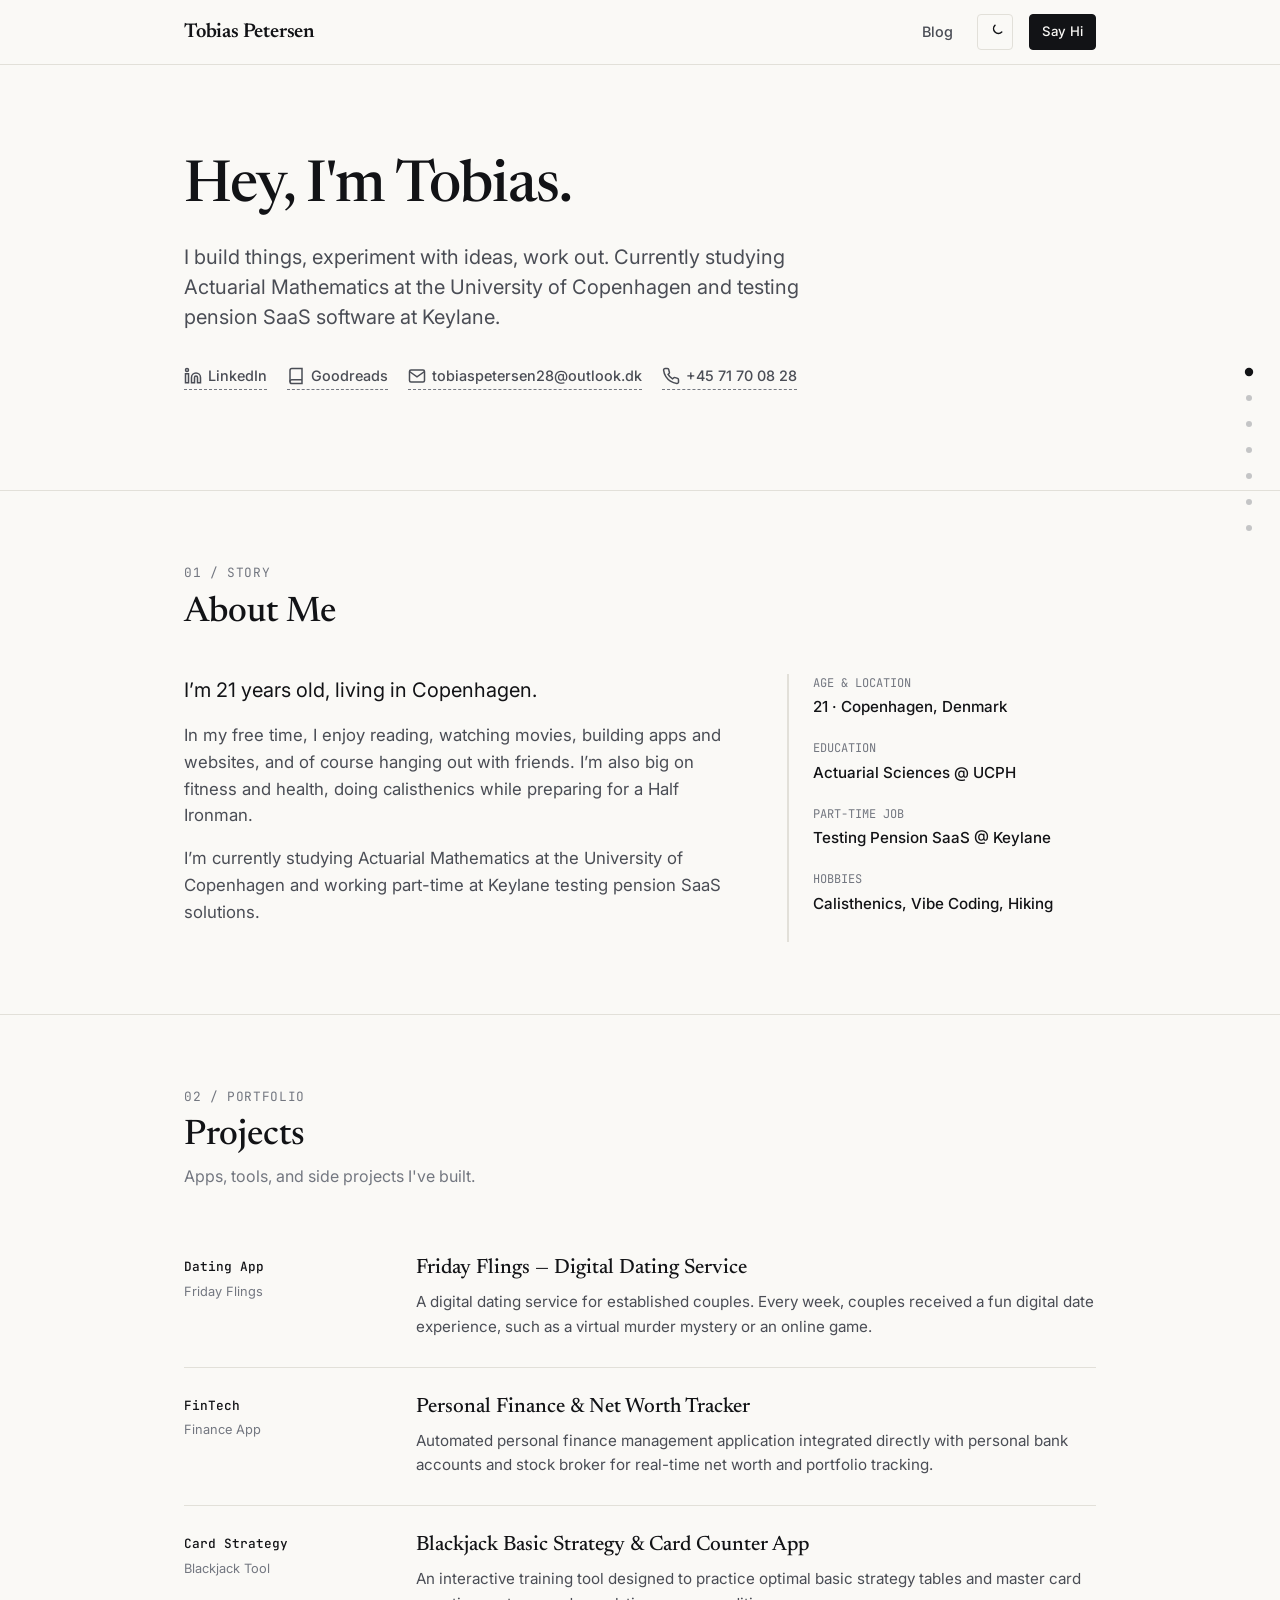
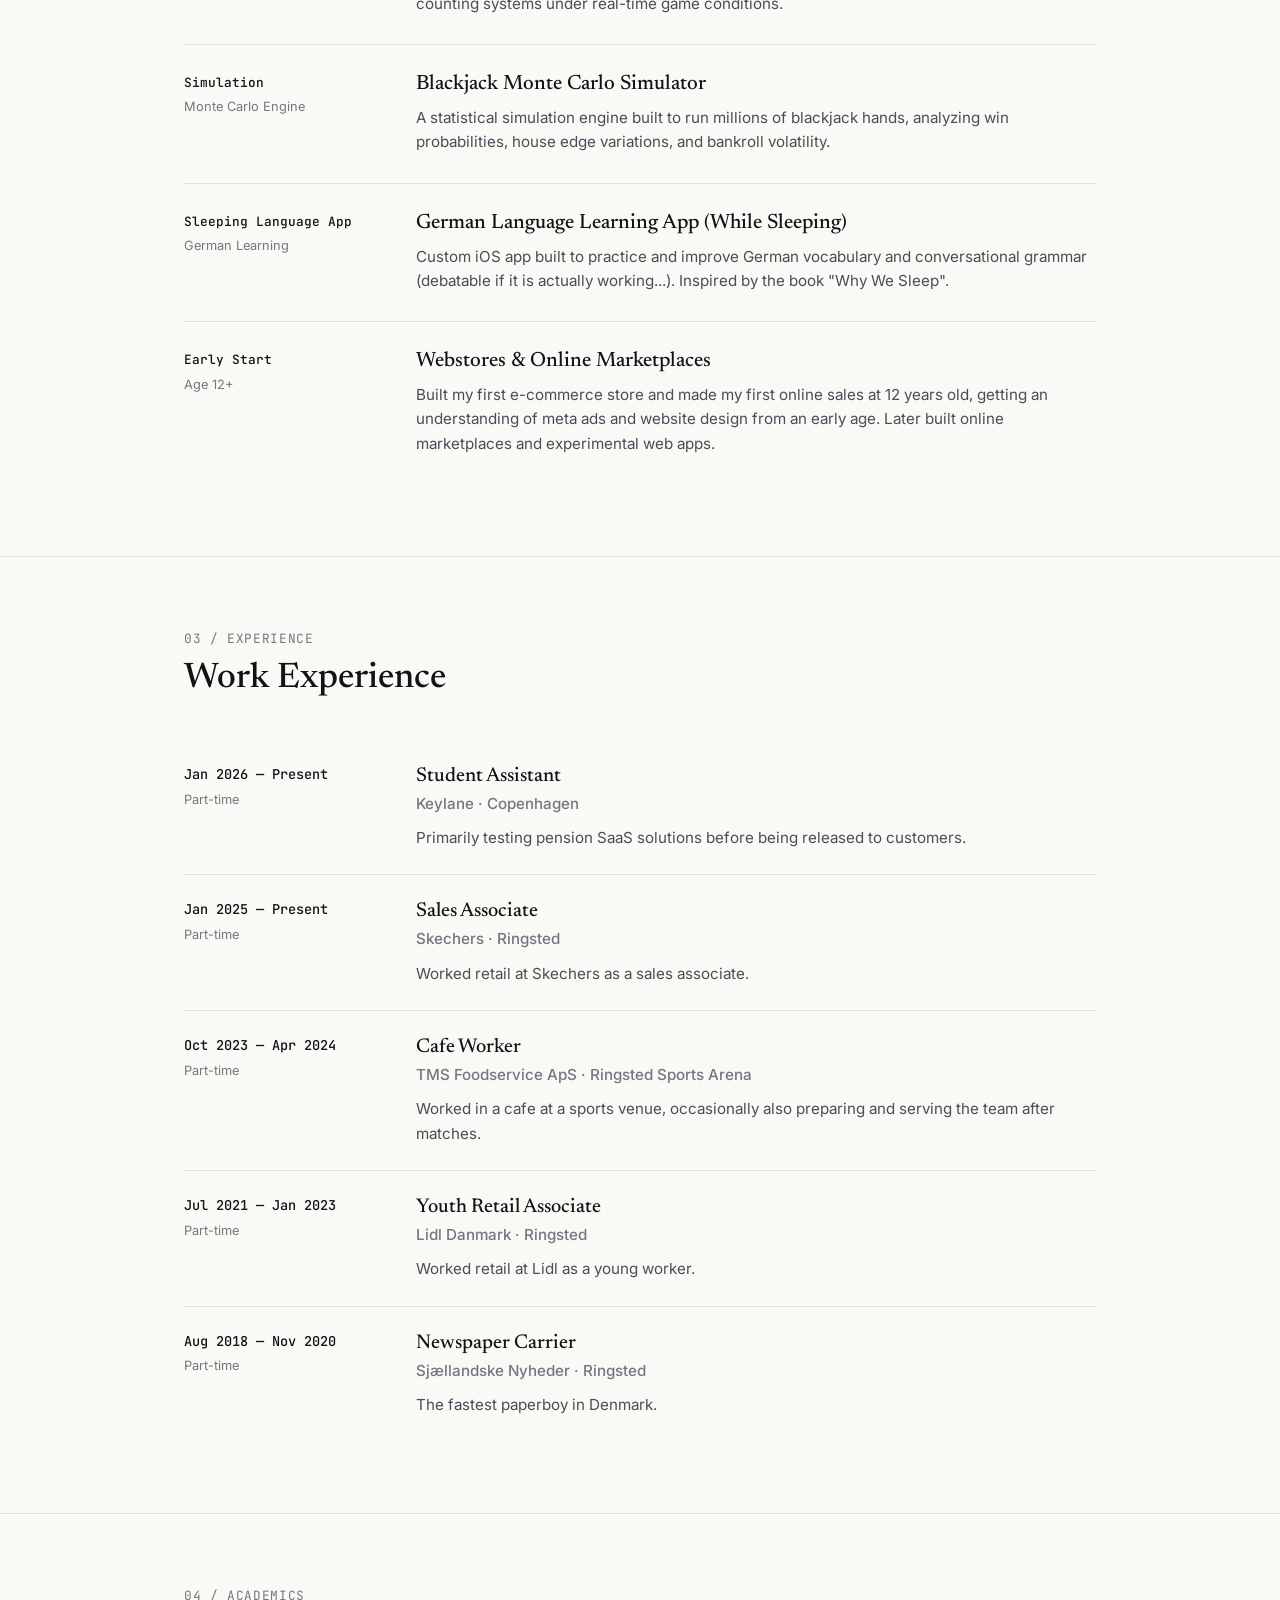
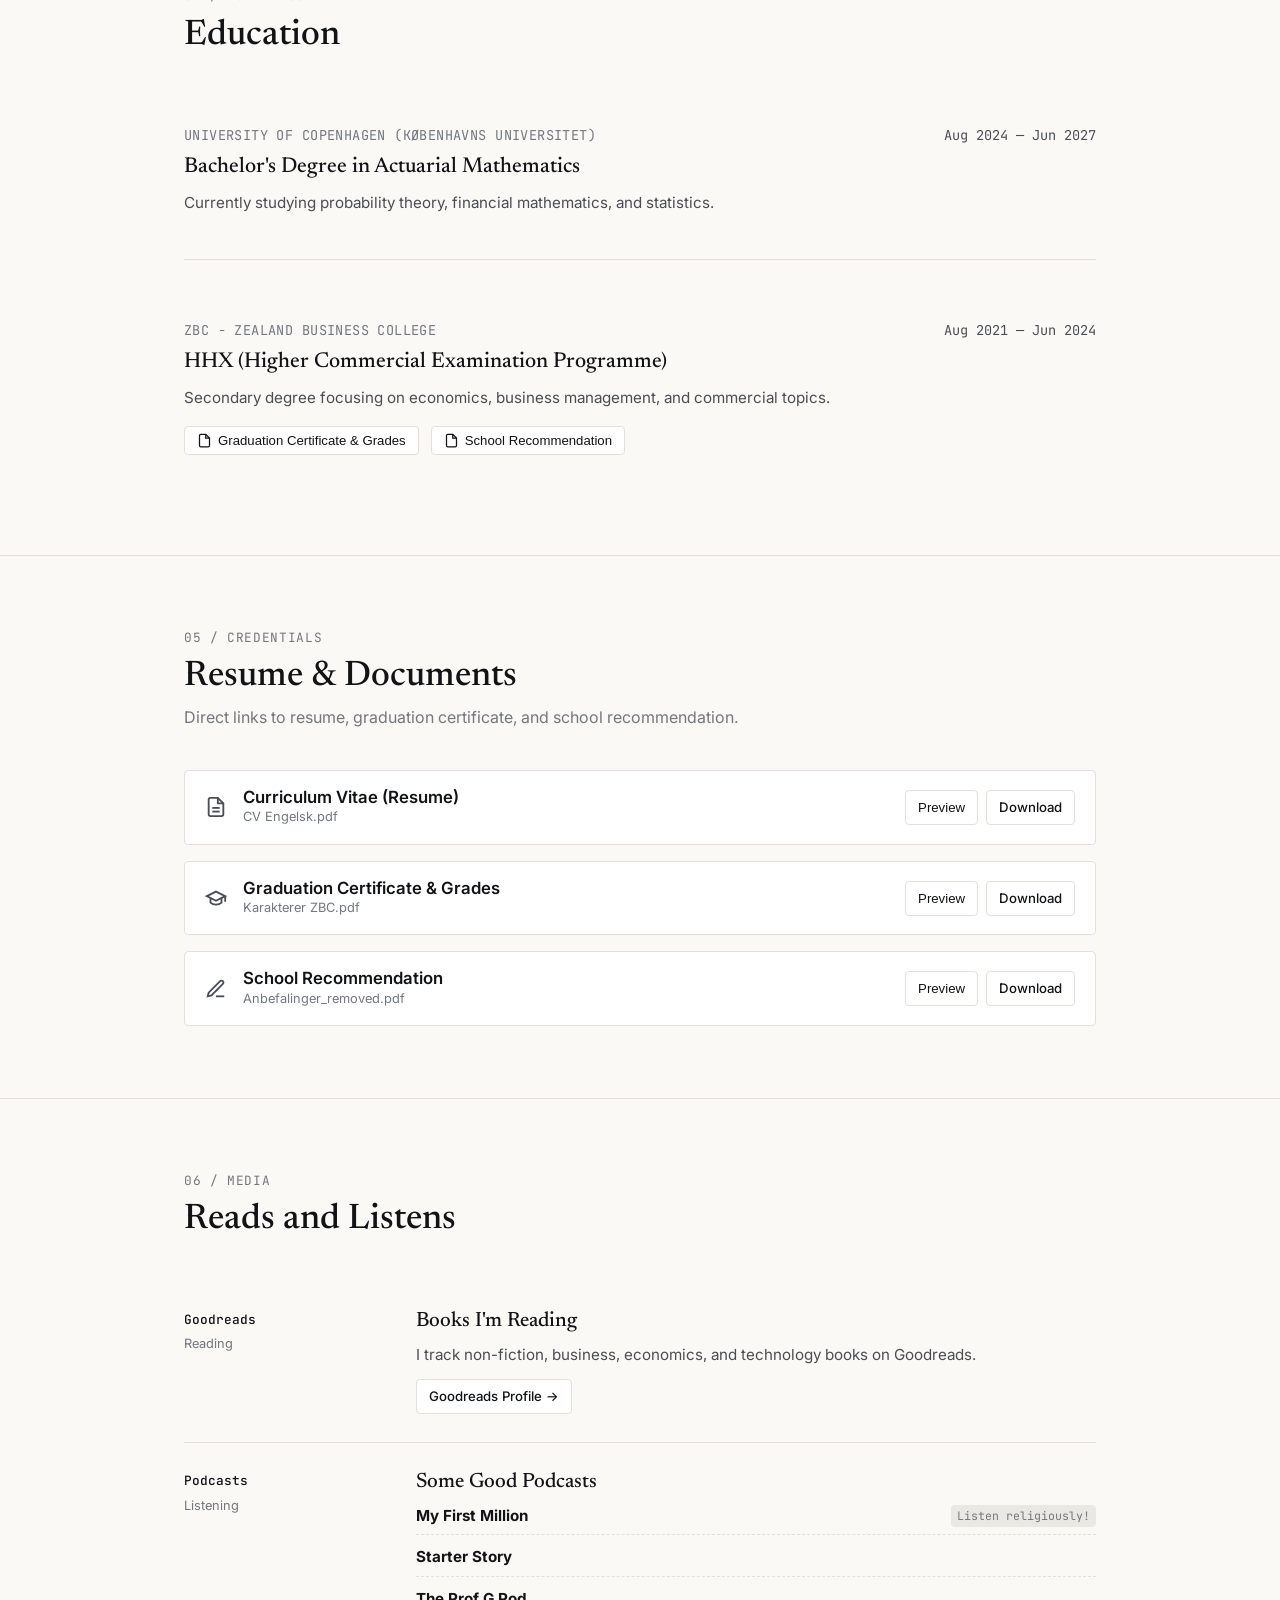
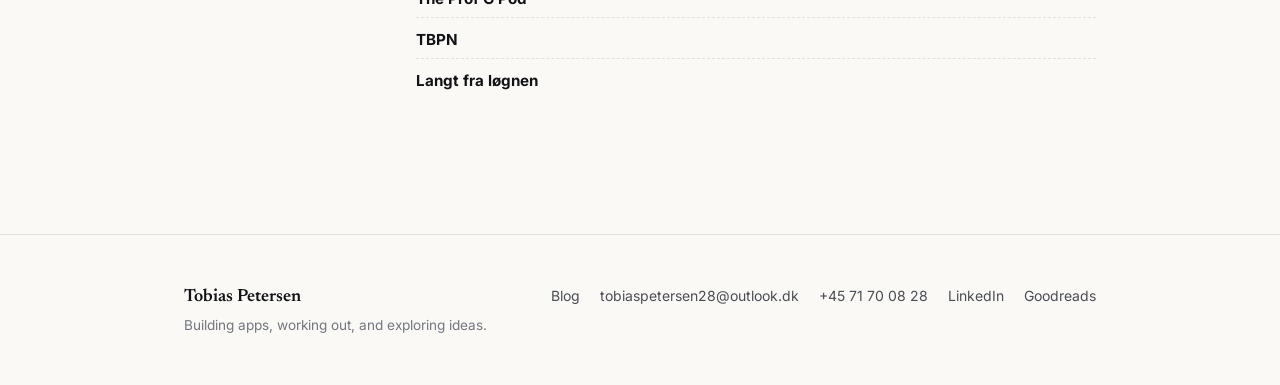
<file: index.html>
<!DOCTYPE html>
<html lang="en" data-theme="light">
<head>
  <meta charset="UTF-8">
  <meta name="viewport" content="width=device-width, initial-scale=1.0">
  <title>Tobias Petersen</title>
  <meta name="description" content="Personal website of Tobias Petersen. Building apps, working out, studying, and exploring ideas.">
  
  <!-- Google Fonts: Inter for UI/Body, Newsreader for editorial titles -->
  <link rel="preconnect" href="https://fonts.googleapis.com">
  <link rel="preconnect" href="https://fonts.gstatic.com" crossorigin>
  <link href="https://fonts.googleapis.com/css2?family=Inter:wght@300;400;500;600;700&family=Newsreader:ital,opsz,wght@0,6..72,400;0,6..72,500;1,6..72,400&family=JetBrains+Mono:wght@400;500&display=swap" rel="stylesheet">
  
  <link rel="stylesheet" href="styles.css">
</head>
<body>

  <!-- Navigation Bar -->
  <header class="site-header">
    <div class="container header-container">
      <a href="index.html" class="site-logo">Tobias Petersen</a>
      
      <div class="header-actions">
        <a href="blog.html" class="nav-blog-link">Blog</a>
        <button id="theme-toggle" class="btn-theme-toggle" aria-label="Toggle theme">
          <svg class="sun-icon" xmlns="http://www.w3.org/2000/svg" width="18" height="18" viewBox="0 0 24 24" fill="none" stroke="currentColor" stroke-width="2" stroke-linecap="round" stroke-linejoin="round"><circle cx="12" cy="12" r="4"/><path d="M12 2v2"/><path d="M12 20v2"/><path d="m4.93 4.93 1.41 1.41"/><path d="m17.66 17.66 1.41 1.41"/><path d="M2 12h2"/><path d="M20 12h2"/><path d="m6.34 17.66-1.41 1.41"/><path d="m19.07 4.93-1.41 1.41"/></svg>
          <svg class="moon-icon" xmlns="http://www.w3.org/2000/svg" width="18" height="18" viewBox="0 0 24 24" fill="none" stroke="currentColor" stroke-width="2" stroke-linecap="round" stroke-linejoin="round"><path d="M12 3a6 6 0 0 0 9 9 9 0 1 1-9-9Z"/></svg>
        </button>
        <a href="mailto:tobiaspetersen28@outlook.dk" class="btn btn-primary btn-sm">Say Hi</a>
      </div>
    </div>
  </header>

  <!-- Right Side Minimalist Scrollspy -->
  <aside class="scrollspy" aria-label="Page navigation">
    <ul class="scrollspy-list">
      <li><a href="#hero" class="scrollspy-item active" data-section="hero"><span class="scrollspy-label">Hero</span></a></li>
      <li><a href="#about" class="scrollspy-item" data-section="about"><span class="scrollspy-label">About</span></a></li>
      <li><a href="#projects" class="scrollspy-item" data-section="projects"><span class="scrollspy-label">Projects</span></a></li>
      <li><a href="#experience" class="scrollspy-item" data-section="experience"><span class="scrollspy-label">Work</span></a></li>
      <li><a href="#education" class="scrollspy-item" data-section="education"><span class="scrollspy-label">Education</span></a></li>
      <li><a href="#documents" class="scrollspy-item" data-section="documents"><span class="scrollspy-label">Documents</span></a></li>
      <li><a href="#reads-listens" class="scrollspy-item" data-section="reads-listens"><span class="scrollspy-label">Reads &amp; Listens</span></a></li>
    </ul>
  </aside>

  <main>
    <!-- Hero Section -->
    <section id="hero" class="hero-section">
      <div class="container">
        <div class="hero-content">
          <h1 class="hero-title">Hey, I'm Tobias.</h1>
          <p class="hero-subtitle">
            I build things, experiment with ideas, work out. Currently studying Actuarial Mathematics at the University of Copenhagen and testing pension SaaS software at Keylane.
          </p>

          <div class="hero-links">
            <a href="https://www.linkedin.com/in/tap2005/" target="_blank" rel="noopener" class="link-item">
              <svg width="18" height="18" viewBox="0 0 24 24" fill="none" stroke="currentColor" stroke-width="2"><path d="M16 8a6 6 0 0 1 6 6v7h-4v-7a2 2 0 0 0-2-2 2 2 0 0 0-2 2v7h-4v-7a6 6 0 0 1 6-6z"/><rect x="2" y="9" width="4" height="12"/><circle cx="4" cy="4" r="2"/></svg>
              <span>LinkedIn</span>
            </a>
            <a href="https://www.goodreads.com/user/show/187168328-tobias-petersen" target="_blank" rel="noopener" class="link-item">
              <svg width="18" height="18" viewBox="0 0 24 24" fill="none" stroke="currentColor" stroke-width="2"><path d="M4 19.5A2.5 2.5 0 0 1 6.5 17H20"/><path d="M6.5 2H20v20H6.5A2.5 2.5 0 0 1 4 19.5v-15A2.5 2.5 0 0 1 6.5 2z"/></svg>
              <span>Goodreads</span>
            </a>
            <a href="mailto:tobiaspetersen28@outlook.dk" class="link-item">
              <svg width="18" height="18" viewBox="0 0 24 24" fill="none" stroke="currentColor" stroke-width="2"><path d="M4 4h16c1.1 0 2 .9 2 2v12c0 1.1-.9 2-2 2H4c-1.1 0-2-.9-2-2V6c0-1.1.9-2 2-2z"/><polyline points="22,6 12,13 2,6"/></svg>
              <span>tobiaspetersen28@outlook.dk</span>
            </a>
            <a href="tel:+4571700828" class="link-item">
              <svg width="18" height="18" viewBox="0 0 24 24" fill="none" stroke="currentColor" stroke-width="2"><path d="M22 16.92v3a2 2 0 0 1-2.18 2 19.79 19.79 0 0 1-8.63-3.07 19.5 19.5 0 0 1-6-6 19.79 19.79 0 0 1-3.07-8.67A2 2 0 0 1 4.11 2h3a2 2 0 0 1 2 1.72 12.84 12.84 0 0 0 .7 2.81 2 2 0 0 1-.45 2.11L8.09 9.91a16 16 0 0 0 6 6l1.27-1.27a2 2 0 0 1 2.11-.45 12.84 12.84 0 0 0 2.81.7A2 2 0 0 1 22 16.92z"/></svg>
              <span>+45 71 70 08 28</span>
            </a>
          </div>
        </div>
      </div>
    </section>

    <!-- About Section -->
    <section id="about" class="section border-top">
      <div class="container">
        <div class="section-header">
          <span class="section-label">01 / Story</span>
          <h2 class="section-title">About Me</h2>
        </div>
        <div class="about-grid">
          <div class="about-text">
            <p class="lead">
              I’m 21 years old, living in Copenhagen.
            </p>
            <p>
              In my free time, I enjoy reading, watching movies, building apps and websites, and of course hanging out with friends. I’m also big on fitness and health, doing calisthenics while preparing for a Half Ironman.
            </p>
            <p>
              I’m currently studying Actuarial Mathematics at the University of Copenhagen and working part-time at Keylane testing pension SaaS solutions.
            </p>
          </div>

          <div class="about-highlights">
            <div class="highlight-item">
              <span class="highlight-label">Age &amp; Location</span>
              <span class="highlight-value">21 · Copenhagen, Denmark</span>
            </div>
            <div class="highlight-item">
              <span class="highlight-label">Education</span>
              <span class="highlight-value">Actuarial Sciences @ UCPH</span>
            </div>
            <div class="highlight-item">
              <span class="highlight-label">Part-time Job</span>
              <span class="highlight-value">Testing Pension SaaS @ Keylane</span>
            </div>
            <div class="highlight-item">
              <span class="highlight-label">Hobbies</span>
              <span class="highlight-value">Calisthenics, Vibe Coding, Hiking</span>
            </div>
          </div>
        </div>
      </div>
    </section>

    <!-- Projects Section -->
    <section id="projects" class="section border-top">
      <div class="container">
        <div class="section-header">
          <span class="section-label">02 / Portfolio</span>
          <h2 class="section-title">Projects</h2>
          <p class="section-subtitle">Apps, tools, and side projects I've built.</p>
        </div>

        <div class="projects-list">

          <article class="project-row">
            <div class="project-meta">
              <span class="project-tag">Dating App</span>
              <span class="project-year">Friday Flings</span>
            </div>
            <div class="project-body">
              <h3 class="project-title">Friday Flings — Digital Dating Service</h3>
              <p class="project-desc">
                A digital dating service for established couples. Every week, couples received a fun digital date experience, such as a virtual murder mystery or an online game.
              </p>
            </div>
          </article>

          <article class="project-row">
            <div class="project-meta">
              <span class="project-tag">FinTech</span>
              <span class="project-year">Finance App</span>
            </div>
            <div class="project-body">
              <h3 class="project-title">Personal Finance &amp; Net Worth Tracker</h3>
              <p class="project-desc">
                Automated personal finance management application integrated directly with personal bank accounts and stock broker for real-time net worth and portfolio tracking.
              </p>
            </div>
          </article>

          <article class="project-row">
            <div class="project-meta">
              <span class="project-tag">Card Strategy</span>
              <span class="project-year">Blackjack Tool</span>
            </div>
            <div class="project-body">
              <h3 class="project-title">Blackjack Basic Strategy &amp; Card Counter App</h3>
              <p class="project-desc">
                An interactive training tool designed to practice optimal basic strategy tables and master card counting systems under real-time game conditions.
              </p>
            </div>
          </article>

          <article class="project-row">
            <div class="project-meta">
              <span class="project-tag">Simulation</span>
              <span class="project-year">Monte Carlo Engine</span>
            </div>
            <div class="project-body">
              <h3 class="project-title">Blackjack Monte Carlo Simulator</h3>
              <p class="project-desc">
                A statistical simulation engine built to run millions of blackjack hands, analyzing win probabilities, house edge variations, and bankroll volatility.
              </p>
            </div>
          </article>

          <article class="project-row">
            <div class="project-meta">
              <span class="project-tag">Sleeping Language App</span>
              <span class="project-year">German Learning</span>
            </div>
            <div class="project-body">
              <h3 class="project-title">German Language Learning App (While Sleeping)</h3>
              <p class="project-desc">
                Custom iOS app built to practice and improve German vocabulary and conversational grammar (debatable if it is actually working...). Inspired by the book "Why We Sleep".
              </p>
            </div>
          </article>

          <article class="project-row">
            <div class="project-meta">
              <span class="project-tag">Early Start</span>
              <span class="project-year">Age 12+</span>
            </div>
            <div class="project-body">
              <h3 class="project-title">Webstores &amp; Online Marketplaces</h3>
              <p class="project-desc">
                Built my first e-commerce store and made my first online sales at 12 years old, getting an understanding of meta ads and website design from an early age. Later built online marketplaces and experimental web apps.
              </p>
            </div>
          </article>

        </div>
      </div>
    </section>

    <!-- Work Experience Section -->
    <section id="experience" class="section border-top">
      <div class="container">
        <div class="section-header">
          <span class="section-label">03 / Experience</span>
          <h2 class="section-title">Work Experience</h2>
        </div>

        <div class="timeline">
          
          <div class="timeline-item">
            <div class="timeline-meta">
              <span class="timeline-date">Jan 2026 — Present</span>
              <span class="timeline-type">Part-time</span>
            </div>
            <div class="timeline-content">
              <h3 class="timeline-role">Student Assistant</h3>
              <div class="timeline-company">Keylane · Copenhagen</div>
              <p class="timeline-desc">
                Primarily testing pension SaaS solutions before being released to customers.
              </p>
            </div>
          </div>

          <div class="timeline-item">
            <div class="timeline-meta">
              <span class="timeline-date">Jan 2025 — Present</span>
              <span class="timeline-type">Part-time</span>
            </div>
            <div class="timeline-content">
              <h3 class="timeline-role">Sales Associate</h3>
              <div class="timeline-company">Skechers · Ringsted</div>
              <p class="timeline-desc">
                Worked retail at Skechers as a sales associate.
              </p>
            </div>
          </div>

          <div class="timeline-item">
            <div class="timeline-meta">
              <span class="timeline-date">Oct 2023 — Apr 2024</span>
              <span class="timeline-type">Part-time</span>
            </div>
            <div class="timeline-content">
              <h3 class="timeline-role">Cafe Worker</h3>
              <div class="timeline-company">TMS Foodservice ApS · Ringsted Sports Arena</div>
              <p class="timeline-desc">
                Worked in a cafe at a sports venue, occasionally also preparing and serving the team after matches.
              </p>
            </div>
          </div>

          <div class="timeline-item">
            <div class="timeline-meta">
              <span class="timeline-date">Jul 2021 — Jan 2023</span>
              <span class="timeline-type">Part-time</span>
            </div>
            <div class="timeline-content">
              <h3 class="timeline-role">Youth Retail Associate</h3>
              <div class="timeline-company">Lidl Danmark · Ringsted</div>
              <p class="timeline-desc">
                Worked retail at Lidl as a young worker.
              </p>
            </div>
          </div>

          <div class="timeline-item">
            <div class="timeline-meta">
              <span class="timeline-date">Aug 2018 — Nov 2020</span>
              <span class="timeline-type">Part-time</span>
            </div>
            <div class="timeline-content">
              <h3 class="timeline-role">Newspaper Carrier</h3>
              <div class="timeline-company">Sjællandske Nyheder · Ringsted</div>
              <p class="timeline-desc">
                The fastest paperboy in Denmark.
              </p>
            </div>
          </div>

        </div>
      </div>
    </section>

    <!-- Education Section -->
    <section id="education" class="section border-top">
      <div class="container">
        <div class="section-header">
          <span class="section-label">04 / Academics</span>
          <h2 class="section-title">Education</h2>
        </div>

        <div class="education-grid">
          
          <div class="edu-card">
            <div class="edu-header">
              <div class="edu-institution">University of Copenhagen (Københavns Universitet)</div>
              <span class="edu-date">Aug 2024 — Jun 2027</span>
            </div>
            <h3 class="edu-degree">Bachelor's Degree in Actuarial Mathematics</h3>
            <p class="edu-desc">
              Currently studying probability theory, financial mathematics, and statistics.
            </p>
          </div>

          <div class="edu-card">
            <div class="edu-header">
              <div class="edu-institution">ZBC - Zealand Business College</div>
              <span class="edu-date">Aug 2021 — Jun 2024</span>
            </div>
            <h3 class="edu-degree">HHX (Higher Commercial Examination Programme)</h3>
            <p class="edu-desc">
              Secondary degree focusing on economics, business management, and commercial topics.
            </p>
            <div class="edu-attachments">
              <button onclick="openDocumentModal('graduation-certificate')" class="doc-badge">
                <svg width="15" height="15" viewBox="0 0 24 24" fill="none" stroke="currentColor" stroke-width="2"><path d="M14 2H6a2 2 0 0 0-2 2v16a2 2 0 0 0 2 2h12a2 2 0 0 0 2-2V8z"/><polyline points="14 2 14 8 20 8"/></svg>
                <span>Graduation Certificate &amp; Grades</span>
              </button>
              <button onclick="openDocumentModal('school-recommendation')" class="doc-badge">
                <svg width="15" height="15" viewBox="0 0 24 24" fill="none" stroke="currentColor" stroke-width="2"><path d="M14 2H6a2 2 0 0 0-2 2v16a2 2 0 0 0 2 2h12a2 2 0 0 0 2-2V8z"/><polyline points="14 2 14 8 20 8"/></svg>
                <span>School Recommendation</span>
              </button>
            </div>
          </div>

        </div>
      </div>
    </section>

    <!-- Documents & Downloads Section -->
    <section id="documents" class="section border-top">
      <div class="container">
        <div class="section-header">
          <span class="section-label">05 / Credentials</span>
          <h2 class="section-title">Resume &amp; Documents</h2>
          <p class="section-subtitle">Direct links to resume, graduation certificate, and school recommendation.</p>
        </div>

        <div class="documents-grid">
          
          <div class="document-item">
            <div class="doc-icon">
              <svg width="22" height="22" viewBox="0 0 24 24" fill="none" stroke="currentColor" stroke-width="2"><path d="M14 2H6a2 2 0 0 0-2 2v16a2 2 0 0 0 2 2h12a2 2 0 0 0 2-2V8z"/><polyline points="14 2 14 8 20 8"/><line x1="16" y1="13" x2="8" y2="13"/><line x1="16" y1="17" x2="8" y2="17"/></svg>
            </div>
            <div class="doc-info">
              <h3 class="doc-title">Curriculum Vitae (Resume)</h3>
              <p class="doc-meta">CV Engelsk.pdf</p>
            </div>
            <div class="doc-actions">
              <button onclick="openDocumentModal('resume')" class="btn btn-secondary btn-sm">Preview</button>
              <a href="documents/CV%20Engelsk.pdf" target="_blank" download="CV_Engelsk_Tobias_Petersen.pdf" class="btn btn-outline btn-sm">Download</a>
            </div>
          </div>

          <div class="document-item">
            <div class="doc-icon">
              <svg width="22" height="22" viewBox="0 0 24 24" fill="none" stroke="currentColor" stroke-width="2"><path d="M22 10v6M2 10l10-5 10 5-10 5z"/><path d="M6 12v5c3 3 9 3 12 0v-5"/></svg>
            </div>
            <div class="doc-info">
              <h3 class="doc-title">Graduation Certificate &amp; Grades</h3>
              <p class="doc-meta">Karakterer ZBC.pdf</p>
            </div>
            <div class="doc-actions">
              <button onclick="openDocumentModal('graduation-certificate')" class="btn btn-secondary btn-sm">Preview</button>
              <a href="documents/Karakterer%20ZBC.pdf" target="_blank" download="Karakterer_ZBC_Tobias_Petersen.pdf" class="btn btn-outline btn-sm">Download</a>
            </div>
          </div>

          <div class="document-item">
            <div class="doc-icon">
              <svg width="22" height="22" viewBox="0 0 24 24" fill="none" stroke="currentColor" stroke-width="2"><path d="M12 20h9"/><path d="M16.5 3.5a2.121 2.121 0 0 1 3 3L7 19l-4 1 1-4L16.5 3.5z"/></svg>
            </div>
            <div class="doc-info">
              <h3 class="doc-title">School Recommendation</h3>
              <p class="doc-meta">Anbefalinger_removed.pdf</p>
            </div>
            <div class="doc-actions">
              <button onclick="openDocumentModal('school-recommendation')" class="btn btn-secondary btn-sm">Preview</button>
              <a href="documents/Anbefalinger_removed.pdf" target="_blank" download="Anbefalinger_Tobias_Petersen.pdf" class="btn btn-outline btn-sm">Download</a>
            </div>
          </div>

        </div>
      </div>
    </section>

    <!-- Reads & Listens Section (100% Coherent Editorial Rows) -->
    <section id="reads-listens" class="section border-top">
      <div class="container">
        <div class="section-header">
          <span class="section-label">06 / Media</span>
          <h2 class="section-title">Reads and Listens</h2>
        </div>

        <div class="projects-list">
          
          <article class="project-row">
            <div class="project-meta">
              <span class="project-tag">Goodreads</span>
              <span class="project-year">Reading</span>
            </div>
            <div class="project-body">
              <h3 class="project-title">Books I'm Reading</h3>
              <p class="project-desc" style="margin-bottom: 12px;">
                I track non-fiction, business, economics, and technology books on Goodreads.
              </p>
              <a href="https://www.goodreads.com/user/show/187168328-tobias-petersen" target="_blank" rel="noopener" class="btn btn-secondary btn-sm">
                Goodreads Profile &rarr;
              </a>
            </div>
          </article>

          <article class="project-row">
            <div class="project-meta">
              <span class="project-tag">Podcasts</span>
              <span class="project-year">Listening</span>
            </div>
            <div class="project-body">
              <h3 class="project-title">Some Good Podcasts</h3>
              <ul class="podcasts-clean-list">
                <li><strong>My First Million</strong> <span class="badge-tag">Listen religiously!</span></li>
                <li><strong>Starter Story</strong></li>
                <li><strong>The Prof G Pod</strong></li>
                <li><strong>TBPN</strong></li>
                <li><strong>Langt fra løgnen</strong></li>
              </ul>
            </div>
          </article>

        </div>
      </div>
    </section>

  </main>

  <!-- Footer -->
  <footer class="site-footer border-top">
    <div class="container footer-container">
      <div class="footer-left">
        <span class="footer-brand">Tobias Petersen</span>
        <span class="footer-sub">Building apps, working out, and exploring ideas.</span>
      </div>
      <div class="footer-right">
        <a href="blog.html">Blog</a>
        <a href="mailto:tobiaspetersen28@outlook.dk">tobiaspetersen28@outlook.dk</a>
        <a href="tel:+4571700828">+45 71 70 08 28</a>
        <a href="https://www.linkedin.com/in/tap2005/" target="_blank" rel="noopener">LinkedIn</a>
        <a href="https://www.goodreads.com/user/show/187168328-tobias-petersen" target="_blank" rel="noopener">Goodreads</a>
      </div>
    </div>
  </footer>

  <!-- Document Preview Modal -->
  <div id="document-modal" class="modal" aria-hidden="true">
    <div class="modal-overlay" onclick="closeDocumentModal()"></div>
    <div class="modal-content">
      <div class="modal-header">
        <h3 id="modal-title" class="modal-title">Document Preview</h3>
        <button onclick="closeDocumentModal()" class="modal-close" aria-label="Close modal">&times;</button>
      </div>
      <div class="modal-body">
        <div id="modal-viewer" class="modal-viewer">
          <!-- Populated by main.js -->
        </div>
      </div>
      <div class="modal-footer">
        <a id="modal-open-tab-btn" href="#" target="_blank" class="btn btn-outline btn-sm">Open in New Tab &nearr;</a>
        <a id="modal-download-btn" href="#" download class="btn btn-primary btn-sm">Download PDF</a>
        <button onclick="closeDocumentModal()" class="btn btn-secondary btn-sm">Close</button>
      </div>
    </div>
  </div>

  <script src="main.js"></script>
</body>
</html>
</file>
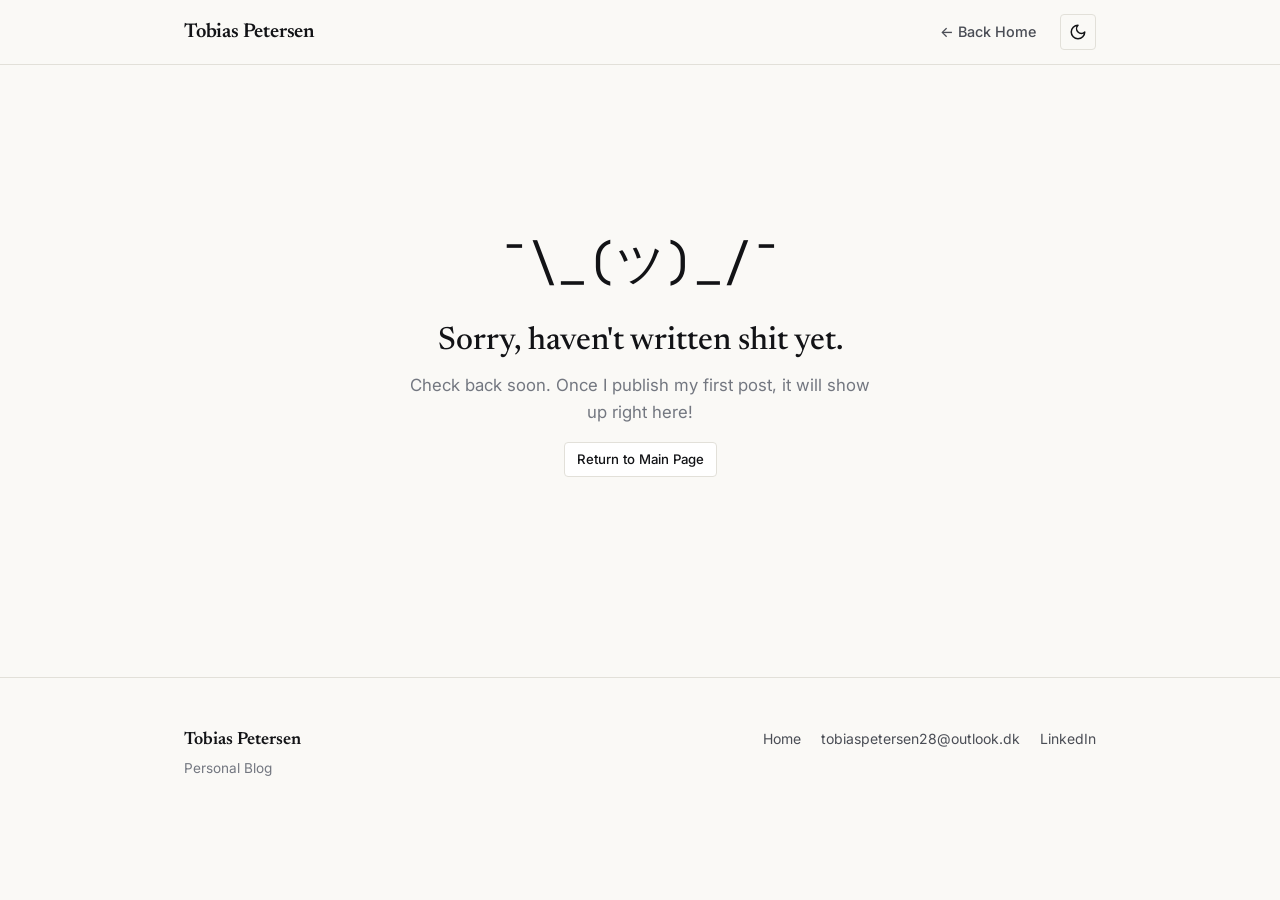
<file: blog.html>
<!DOCTYPE html>
<html lang="en" data-theme="light">
<head>
  <meta charset="UTF-8">
  <meta name="viewport" content="width=device-width, initial-scale=1.0">
  <title>Blog — Tobias Petersen</title>
  <meta name="description" content="Personal blog of Tobias Petersen.">
  
  <link rel="preconnect" href="https://fonts.googleapis.com">
  <link rel="preconnect" href="https://fonts.gstatic.com" crossorigin>
  <link href="https://fonts.googleapis.com/css2?family=Inter:wght@300;400;500;600;700&family=Newsreader:ital,opsz,wght@0,6..72,400;0,6..72,500;1,6..72,400&family=JetBrains+Mono:wght@400;500&display=swap" rel="stylesheet">
  
  <link rel="stylesheet" href="styles.css">
</head>
<body>

  <!-- Navigation Bar -->
  <header class="site-header">
    <div class="container header-container">
      <a href="index.html" class="site-logo">Tobias Petersen</a>
      
      <div class="header-actions">
        <a href="index.html" class="nav-blog-link">&larr; Back Home</a>
        <button id="theme-toggle" class="btn-theme-toggle" aria-label="Toggle theme">
          <svg class="sun-icon" xmlns="http://www.w3.org/2000/svg" width="18" height="18" viewBox="0 0 24 24" fill="none" stroke="currentColor" stroke-width="2" stroke-linecap="round" stroke-linejoin="round"><circle cx="12" cy="12" r="4"/><path d="M12 2v2"/><path d="M12 20v2"/><path d="m4.93 4.93 1.41 1.41"/><path d="m17.66 17.66 1.41 1.41"/><path d="M2 12h2"/><path d="M20 12h2"/><path d="m6.34 17.66-1.41 1.41"/><path d="m19.07 4.93-1.41 1.41"/></svg>
          <svg class="moon-icon" xmlns="http://www.w3.org/2000/svg" width="18" height="18" viewBox="0 0 24 24" fill="none" stroke="currentColor" stroke-width="2" stroke-linecap="round" stroke-linejoin="round"><path d="M12 3a6 6 0 0 0 9 9 9 9 0 1 1-9-9Z"/></svg>
        </button>
      </div>
    </div>
  </header>

  <main class="blog-main">
    <div class="container">
      
      <div class="blog-empty-state">
        <div class="shrug-kaomoji">¯\_(ツ)_/¯</div>
        <h1 class="blog-empty-title">Sorry, haven't written shit yet.</h1>
        <p class="blog-empty-subtitle">
          Check back soon. Once I publish my first post, it will show up right here!
        </p>
        <a href="index.html" class="btn btn-secondary btn-sm" style="margin-top: 16px;">Return to Main Page</a>
      </div>

      <!-- 
        ======================================================================
        FUTURE BLOG POST TEMPLATE
        To add a post, copy the block below and paste it above this comment:
        ======================================================================

        <article class="blog-post">
          <div class="post-meta">
            <span class="post-date">September 10, 2026</span>
            <span class="post-readtime">3 min read</span>
          </div>
          <h2 class="post-title"><a href="#">Title of Your Blog Post</a></h2>
          <p class="post-excerpt">
            A quick summary or introductory paragraph of your post goes here...
          </p>
        </article>
      -->

    </div>
  </main>

  <footer class="site-footer border-top">
    <div class="container footer-container">
      <div class="footer-left">
        <span class="footer-brand">Tobias Petersen</span>
        <span class="footer-sub">Personal Blog</span>
      </div>
      <div class="footer-right">
        <a href="index.html">Home</a>
        <a href="mailto:tobiaspetersen28@outlook.dk">tobiaspetersen28@outlook.dk</a>
        <a href="https://www.linkedin.com/in/tap2005/" target="_blank" rel="noopener">LinkedIn</a>
      </div>
    </div>
  </footer>

  <script src="main.js"></script>
</body>
</html>
</file>
<file: styles.css>
/* ==========================================================================
   Tobias Petersen — Personal Website Styles
   Editorial / Minimalist Aesthetic System
   Clean, authentic, human, non-corporate typography layout.
   ========================================================================== */

:root {
  /* Color Palette — Light Mode (Warm, clean paper theme) */
  --bg-primary: #FAF9F6;
  --bg-surface: #FFFFFF;
  --bg-hover: #F0EEEA;
  
  --text-primary: #121316;
  --text-secondary: #4A4D55;
  --text-muted: #737780;
  
  --border-color: #E2E0D9;
  --border-strong: #121316;
  
  --accent-color: #121316;
  --accent-bg: #EAE8E3;

  /* Typography */
  --font-sans: 'Inter', -apple-system, BlinkMacSystemFont, "Segoe UI", Roboto, sans-serif;
  --font-serif: 'Newsreader', Georgia, serif;
  --font-mono: 'JetBrains Mono', monospace;

  /* Transitions & Radii */
  --radius-sm: 4px;
  --radius-md: 6px;
  --transition-fast: 0.15s ease;
}

[data-theme="dark"] {
  /* Color Palette — Dark Mode (Deep charcoal slate theme) */
  --bg-primary: #0F1012;
  --bg-surface: #17191C;
  --bg-hover: #212429;
  
  --text-primary: #F3F4F6;
  --text-secondary: #9CA3AF;
  --text-muted: #6B7280;
  
  --border-color: #272A30;
  --border-strong: #E5E7EB;
  
  --accent-color: #FFFFFF;
  --accent-bg: #272A30;
}

/* Reset & Base Setup */
*, *::before, *::after {
  box-sizing: border-box;
  margin: 0;
  padding: 0;
}

html {
  scroll-behavior: smooth;
  font-size: 16px;
}

body {
  background-color: var(--bg-primary);
  color: var(--text-primary);
  font-family: var(--font-sans);
  line-height: 1.6;
  -webkit-font-smoothing: antialiased;
  -moz-osx-font-smoothing: grayscale;
}

/* Layout Container */
.container {
  max-width: 960px;
  margin: 0 auto;
  padding: 0 24px;
}

/* Typography Base */
h1, h2, h3, h4 {
  font-family: var(--font-serif);
  color: var(--text-primary);
  font-weight: 500;
  line-height: 1.2;
}

p {
  color: var(--text-secondary);
  font-size: 1.05rem;
}

a {
  color: inherit;
  text-decoration: none;
  transition: color var(--transition-fast);
}

/* Site Header */
.site-header {
  position: sticky;
  top: 0;
  z-index: 100;
  background-color: var(--bg-primary);
  border-bottom: 1px solid var(--border-color);
  backdrop-filter: blur(8px);
}

.header-container {
  display: flex;
  align-items: center;
  justify-content: space-between;
  height: 64px;
}

.site-logo {
  font-family: var(--font-serif);
  font-size: 1.25rem;
  font-weight: 600;
  letter-spacing: -0.01em;
}

.nav-blog-link {
  font-size: 0.9rem;
  font-weight: 500;
  color: var(--text-secondary);
  padding: 4px 8px;
  border-radius: var(--radius-sm);
  transition: all var(--transition-fast);
}

.nav-blog-link:hover {
  color: var(--text-primary);
  background-color: var(--bg-hover);
}

.header-actions {
  display: flex;
  align-items: center;
  gap: 16px;
}

.btn-theme-toggle {
  background: none;
  border: 1px solid var(--border-color);
  border-radius: var(--radius-sm);
  color: var(--text-primary);
  width: 36px;
  height: 36px;
  display: flex;
  align-items: center;
  justify-content: center;
  cursor: pointer;
  transition: background-color var(--transition-fast);
}

.btn-theme-toggle:hover {
  background-color: var(--bg-hover);
}

[data-theme="light"] .moon-icon { display: block; }
[data-theme="light"] .sun-icon { display: none; }
[data-theme="dark"] .sun-icon { display: block; }
[data-theme="dark"] .moon-icon { display: none; }

/* Right Side Scrollspy */
.scrollspy {
  position: fixed;
  right: 28px;
  top: 50%;
  transform: translateY(-50%);
  z-index: 90;
}

.scrollspy-list {
  list-style: none;
  display: flex;
  flex-direction: column;
  gap: 12px;
}

.scrollspy-item {
  position: relative;
  display: flex;
  align-items: center;
  justify-content: flex-end;
  width: 14px;
  height: 14px;
}

.scrollspy-item::before {
  content: '';
  width: 6px;
  height: 6px;
  border-radius: 50%;
  background-color: var(--text-muted);
  opacity: 0.4;
  transition: all var(--transition-fast);
}

.scrollspy-item.active::before,
.scrollspy-item:hover::before {
  opacity: 1;
  background-color: var(--text-primary);
  transform: scale(1.4);
}

.scrollspy-label {
  position: absolute;
  right: 22px;
  font-family: var(--font-mono);
  font-size: 0.75rem;
  color: var(--text-primary);
  background-color: var(--bg-surface);
  border: 1px solid var(--border-color);
  padding: 3px 8px;
  border-radius: var(--radius-sm);
  white-space: nowrap;
  opacity: 0;
  pointer-events: none;
  transition: opacity var(--transition-fast), transform var(--transition-fast);
  transform: translateX(6px);
}

.scrollspy-item:hover .scrollspy-label {
  opacity: 1;
  transform: translateX(0);
}

/* Buttons */
.btn {
  display: inline-flex;
  align-items: center;
  justify-content: center;
  padding: 10px 18px;
  font-size: 0.9rem;
  font-weight: 500;
  border-radius: var(--radius-sm);
  cursor: pointer;
  transition: all var(--transition-fast);
  text-decoration: none;
  gap: 8px;
}

.btn-sm {
  padding: 6px 12px;
  font-size: 0.825rem;
}

.btn-primary {
  background-color: var(--text-primary);
  color: var(--bg-primary);
  border: 1px solid var(--text-primary);
}

.btn-primary:hover {
  opacity: 0.9;
}

.btn-secondary {
  background-color: var(--bg-surface);
  color: var(--text-primary);
  border: 1px solid var(--border-color);
}

.btn-secondary:hover {
  background-color: var(--bg-hover);
  border-color: var(--text-muted);
}

.btn-outline {
  background: transparent;
  color: var(--text-primary);
  border: 1px solid var(--border-color);
}

.btn-outline:hover {
  border-color: var(--text-primary);
}

/* Hero Section */
.hero-section {
  padding: 88px 0 64px 0;
}

.hero-title {
  font-size: 3.6rem;
  font-weight: 500;
  letter-spacing: -0.02em;
  margin-bottom: 20px;
}

.hero-subtitle {
  font-size: 1.25rem;
  color: var(--text-secondary);
  max-width: 680px;
  line-height: 1.5;
  margin-bottom: 32px;
}

.hero-links {
  display: flex;
  flex-wrap: wrap;
  gap: 20px;
  margin-bottom: 36px;
}

.link-item {
  display: inline-flex;
  align-items: center;
  gap: 6px;
  font-size: 0.9rem;
  font-weight: 500;
  color: var(--text-secondary);
  border-bottom: 1px dashed var(--text-muted);
  padding-bottom: 2px;
}

.link-item:hover {
  color: var(--text-primary);
  border-bottom-style: solid;
}

/* Sections General */
.section {
  padding: 72px 0;
}

.border-top {
  border-top: 1px solid var(--border-color);
}

.section-header {
  margin-bottom: 40px;
}

.section-label {
  font-family: var(--font-mono);
  font-size: 0.8rem;
  text-transform: uppercase;
  letter-spacing: 0.05em;
  color: var(--text-muted);
  display: block;
  margin-bottom: 8px;
}

.section-title {
  font-size: 2.2rem;
}

.section-subtitle {
  color: var(--text-muted);
  font-size: 1rem;
  margin-top: 6px;
}

/* About Grid */
.about-grid {
  display: grid;
  grid-template-columns: 1.8fr 1fr;
  gap: 48px;
}

.about-text .lead {
  font-size: 1.25rem;
  color: var(--text-primary);
  font-weight: 400;
  margin-bottom: 16px;
}

.about-text p {
  margin-bottom: 16px;
}

.about-highlights {
  border-left: 2px solid var(--border-color);
  padding-left: 24px;
  display: flex;
  flex-direction: column;
  gap: 20px;
}

.highlight-item {
  display: flex;
  flex-direction: column;
}

.highlight-label {
  font-family: var(--font-mono);
  font-size: 0.75rem;
  text-transform: uppercase;
  color: var(--text-muted);
}

.highlight-value {
  font-size: 0.95rem;
  font-weight: 500;
  color: var(--text-primary);
  margin-top: 2px;
}

/* Timeline (Work Experience) */
.timeline {
  display: flex;
  flex-direction: column;
}

.timeline-item {
  display: grid;
  grid-template-columns: 200px 1fr;
  gap: 32px;
  padding: 24px 0;
  border-bottom: 1px solid var(--border-color);
}

.timeline-item:last-child {
  border-bottom: none;
}

.timeline-meta {
  display: flex;
  flex-direction: column;
}

.timeline-date {
  font-family: var(--font-mono);
  font-size: 0.85rem;
  color: var(--text-primary);
  font-weight: 500;
}

.timeline-type {
  font-size: 0.8rem;
  color: var(--text-muted);
  margin-top: 4px;
}

.timeline-role {
  font-size: 1.25rem;
  font-weight: 500;
  margin-bottom: 4px;
}

.timeline-company {
  font-size: 0.95rem;
  font-weight: 500;
  color: var(--text-muted);
  margin-bottom: 10px;
}

.timeline-desc {
  font-size: 0.95rem;
}

/* Education Grid */
.education-grid {
  display: flex;
  flex-direction: column;
  gap: 32px;
}

.edu-card {
  padding: 28px 0;
  border-bottom: 1px solid var(--border-color);
}

.edu-card:last-child {
  border-bottom: none;
}

.edu-header {
  display: flex;
  justify-content: space-between;
  align-items: baseline;
  margin-bottom: 8px;
}

.edu-institution {
  font-family: var(--font-mono);
  font-size: 0.85rem;
  color: var(--text-muted);
  text-transform: uppercase;
  letter-spacing: 0.03em;
}

.edu-date {
  font-family: var(--font-mono);
  font-size: 0.85rem;
  color: var(--text-secondary);
}

.edu-degree {
  font-size: 1.35rem;
  margin-bottom: 10px;
}

.edu-desc {
  font-size: 0.95rem;
  margin-bottom: 16px;
}

.edu-attachments {
  display: flex;
  gap: 12px;
  flex-wrap: wrap;
}

.doc-badge {
  display: inline-flex;
  align-items: center;
  gap: 6px;
  font-size: 0.825rem;
  font-weight: 500;
  background-color: var(--bg-surface);
  border: 1px solid var(--border-color);
  padding: 6px 12px;
  border-radius: var(--radius-sm);
  cursor: pointer;
  color: var(--text-primary);
  transition: border-color var(--transition-fast);
}

.doc-badge:hover {
  border-color: var(--text-primary);
}

/* Projects Section */
.projects-list {
  display: flex;
  flex-direction: column;
}

.project-row {
  display: grid;
  grid-template-columns: 200px 1fr;
  gap: 32px;
  padding: 28px 0;
  border-bottom: 1px solid var(--border-color);
}

.project-row:last-child {
  border-bottom: none;
}

.project-meta {
  display: flex;
  flex-direction: column;
}

.project-tag {
  font-family: var(--font-mono);
  font-size: 0.8rem;
  color: var(--text-primary);
  font-weight: 500;
}

.project-year {
  font-size: 0.8rem;
  color: var(--text-muted);
  margin-top: 4px;
}

.project-title {
  font-size: 1.3rem;
  margin-bottom: 8px;
}

.project-desc {
  font-size: 0.95rem;
}

/* Reads & Listens Grid */
.reads-listens-grid {
  display: grid;
  grid-template-columns: 1fr 1fr;
  gap: 24px;
}

.media-card {
  background-color: var(--bg-surface);
  border: 1px solid var(--border-color);
  padding: 28px;
  border-radius: var(--radius-sm);
  display: flex;
  flex-direction: column;
}

.media-card-header {
  display: flex;
  align-items: center;
  gap: 10px;
  margin-bottom: 12px;
  color: var(--text-primary);
}

.media-card-title {
  font-size: 1.25rem;
}

.media-card-desc {
  font-size: 0.95rem;
  color: var(--text-secondary);
  margin-bottom: 20px;
  flex-grow: 1;
}

.media-btn {
  align-self: flex-start;
}

.podcasts-clean-list {
  list-style: none;
  display: flex;
  flex-direction: column;
  gap: 10px;
}

.podcasts-clean-list li {
  font-size: 0.95rem;
  color: var(--text-primary);
  display: flex;
  align-items: center;
  justify-content: space-between;
  border-bottom: 1px dashed var(--border-color);
  padding-bottom: 6px;
}

.podcasts-clean-list li:last-child {
  border-bottom: none;
  padding-bottom: 0;
}

.badge-tag {
  font-family: var(--font-mono);
  font-size: 0.725rem;
  color: var(--text-muted);
  background-color: var(--accent-bg);
  padding: 2px 6px;
  border-radius: var(--radius-sm);
}

/* Documents Grid */
.documents-grid {
  display: flex;
  flex-direction: column;
  gap: 16px;
}

.document-item {
  display: flex;
  align-items: center;
  justify-content: space-between;
  background-color: var(--bg-surface);
  border: 1px solid var(--border-color);
  padding: 16px 20px;
  border-radius: var(--radius-sm);
}

.doc-icon {
  color: var(--text-secondary);
  display: flex;
  align-items: center;
  margin-right: 16px;
}

.doc-info {
  flex-grow: 1;
}

.doc-title {
  font-size: 1.05rem;
  font-family: var(--font-sans);
  font-weight: 600;
}

.doc-meta {
  font-size: 0.8rem;
  color: var(--text-muted);
}

.doc-actions {
  display: flex;
  gap: 8px;
}

/* Blog Page Styling */
.blog-main {
  padding: 96px 0;
}

.blog-empty-state {
  text-align: center;
  padding: 64px 24px;
  max-width: 520px;
  margin: 0 auto;
}

.shrug-kaomoji {
  font-family: var(--font-mono);
  font-size: 3rem;
  margin-bottom: 20px;
  color: var(--text-primary);
}

.blog-empty-title {
  font-size: 2rem;
  margin-bottom: 12px;
}

.blog-empty-subtitle {
  font-size: 1.05rem;
  color: var(--text-muted);
}

/* Footer */
.site-footer {
  padding: 48px 0;
  margin-top: 40px;
}

.footer-container {
  display: flex;
  justify-content: space-between;
  align-items: baseline;
}

.footer-brand {
  font-family: var(--font-serif);
  font-size: 1.1rem;
  font-weight: 600;
  display: block;
}

.footer-sub {
  font-size: 0.85rem;
  color: var(--text-muted);
  display: block;
  margin-top: 4px;
}

.footer-right {
  display: flex;
  gap: 20px;
  font-size: 0.875rem;
  color: var(--text-secondary);
}

.footer-right a:hover {
  color: var(--text-primary);
}

/* Modal System */
.modal {
  position: fixed;
  top: 0;
  left: 0;
  width: 100vw;
  height: 100vh;
  display: none;
  align-items: center;
  justify-content: center;
  z-index: 1000;
}

.modal.active {
  display: flex;
}

.modal-overlay {
  position: absolute;
  top: 0;
  left: 0;
  width: 100%;
  height: 100%;
  background-color: rgba(0, 0, 0, 0.5);
  backdrop-filter: blur(4px);
}

.modal-content {
  position: relative;
  width: 90%;
  max-width: 760px;
  background-color: var(--bg-primary);
  border: 1px solid var(--border-color);
  border-radius: var(--radius-md);
  box-shadow: 0 20px 25px -5px rgba(0, 0, 0, 0.1);
  display: flex;
  flex-direction: column;
  max-height: 85vh;
  z-index: 1001;
}

.modal-header {
  display: flex;
  align-items: center;
  justify-content: space-between;
  padding: 16px 24px;
  border-bottom: 1px solid var(--border-color);
}

.modal-title {
  font-size: 1.1rem;
  font-family: var(--font-sans);
  font-weight: 600;
}

.modal-close {
  background: none;
  border: none;
  font-size: 1.5rem;
  color: var(--text-muted);
  cursor: pointer;
  line-height: 1;
}

.modal-close:hover {
  color: var(--text-primary);
}

.modal-body {
  padding: 24px;
  overflow-y: auto;
  min-height: 300px;
}

.modal-viewer iframe {
  width: 100%;
  height: 480px;
  border: 1px solid var(--border-color);
  border-radius: var(--radius-sm);
}

.modal-footer {
  padding: 16px 24px;
  border-top: 1px solid var(--border-color);
  display: flex;
  justify-content: flex-end;
  gap: 12px;
}

/* Responsive Rules */
@media (max-width: 900px) {
  .scrollspy {
    display: none;
  }
}

@media (max-width: 768px) {
  .hero-title {
    font-size: 2.5rem;
  }
  
  .about-grid, .reads-listens-grid {
    grid-template-columns: 1fr;
    gap: 32px;
  }
  
  .timeline-item, .project-row {
    grid-template-columns: 1fr;
    gap: 8px;
  }

  .document-item {
    flex-direction: column;
    align-items: flex-start;
    gap: 16px;
  }

  .footer-container {
    flex-direction: column;
    gap: 20px;
  }
}
</file>
